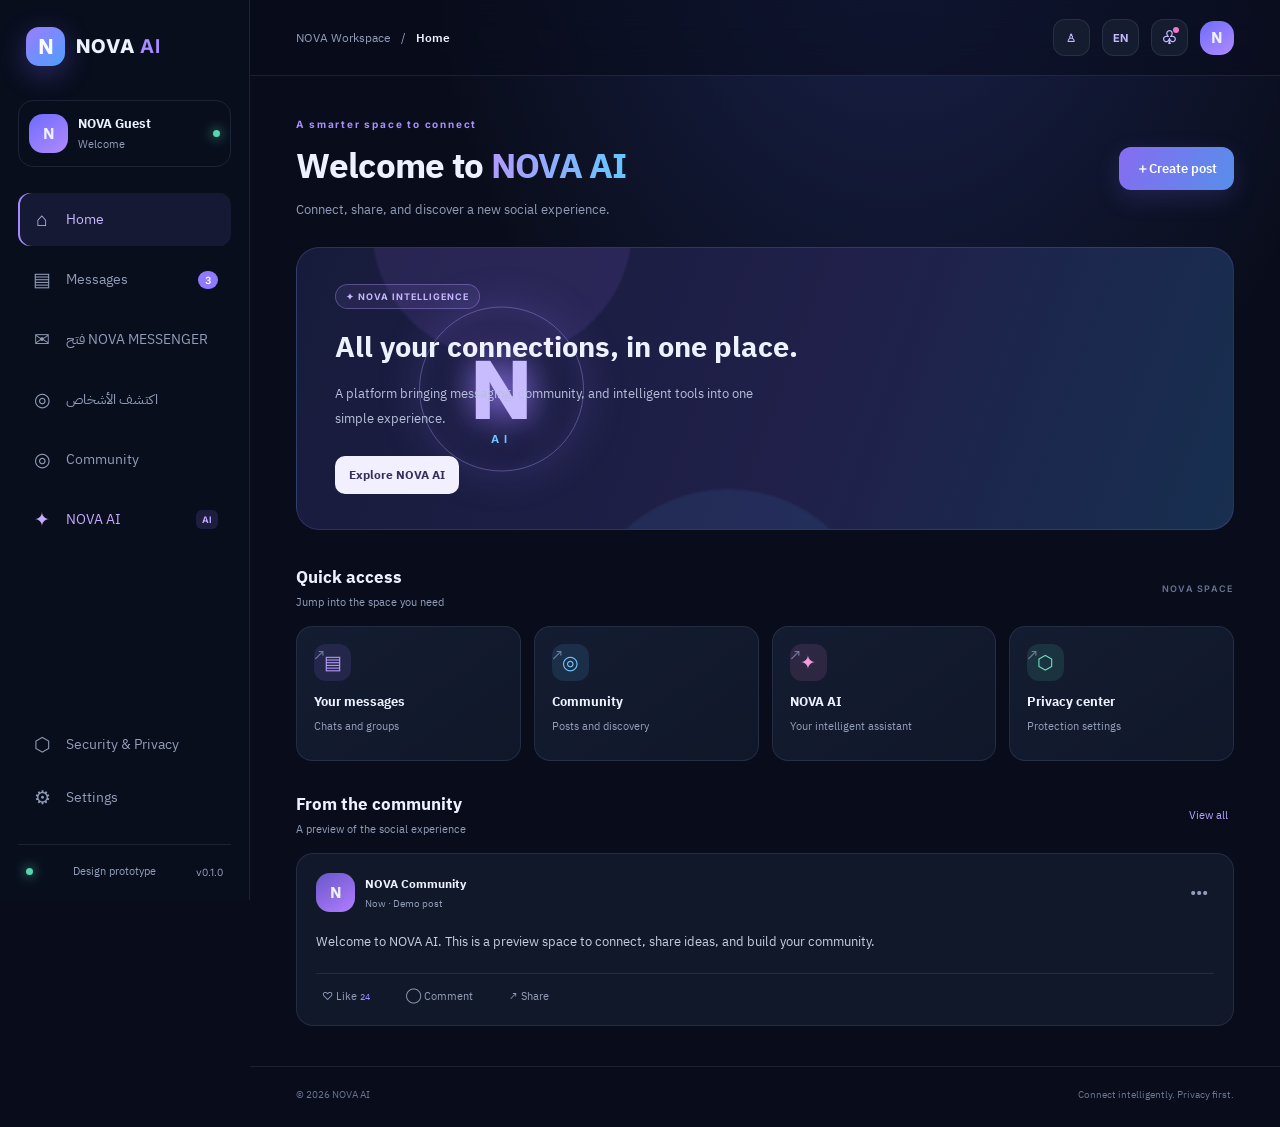
<file: index.html>
<!doctype html>
<html lang="ar" dir="rtl">
<head>
  <meta charset="utf-8">
  <meta name="viewport" content="width=device-width, initial-scale=1">
  <meta name="theme-color" content="#090d1b">
  <meta name="description" content="NOVA AI — منصة تواصل اجتماعي ومراسلة ذكية">
  <title>NOVA AI — Connect. Communicate. Create.</title>
  <link rel="manifest" href="manifest.webmanifest">
  <link rel="icon" href="assets/nova-mark.svg" type="image/svg+xml">
  <link rel="stylesheet" href="styles.css">
</head>
<body>
  <div class="app-shell">
    <aside class="sidebar">
      <a class="brand" href="#" aria-label="NOVA AI home">
        <span class="brand-mark">N</span><span class="brand-name">NOVA <b>AI</b></span>
      </a>
      <div class="profile-mini">
        <div class="avatar avatar-user">N</div>
        <div><strong data-i18n="guest">ضيف NOVA</strong><small data-i18n="welcome">مرحباً بك</small></div>
        <span class="online-dot"></span>
      </div>
      <nav class="main-nav" aria-label="Main navigation">
        <button class="nav-item active" data-view="home"><span>⌂</span><em data-i18n="home">الرئيسية</em></button>
        <button class="nav-item" data-view="messages"><span>▤</span><em data-i18n="messages">المحادثات</em><i class="nav-count">3</i></button>
        <a class="nav-item" href="messenger.html" style="text-decoration:none"><span>✉</span><em>فتح NOVA MESSENGER</em></a>
        <a class="nav-item" href="discover.html" style="text-decoration:none"><span>◎</span><em>اكتشف الأشخاص</em></a>
        <button class="nav-item" data-view="community"><span>◎</span><em data-i18n="community">المجتمع</em></button>
        <button class="nav-item ai-nav" data-view="ai"><span>✦</span><em>NOVA AI</em><b class="new-tag">AI</b></button>
      </nav>
      <div class="sidebar-bottom">
        <button class="nav-item" data-view="security"><span>⬡</span><em data-i18n="security">الأمان والخصوصية</em></button>
        <button class="nav-item" data-view="settings"><span>⚙</span><em data-i18n="settings">الإعدادات</em></button>
        <div class="sidebar-foot"><span class="status-dot"></span><span data-i18n="prototype">نسخة تصميم أولية</span><small>v0.1.0</small></div>
      </div>
    </aside>

    <main class="main-area">
      <header class="topbar">
        <div class="mobile-brand"><span class="brand-mark">N</span><b>NOVA AI</b></div>
        <div class="breadcrumbs"><span data-i18n="workspace">مساحة NOVA</span><span>/</span><strong id="page-title" data-i18n="home">الرئيسية</strong></div>
        <div class="top-actions"><a class="icon-btn" href="auth.html" title="Account" style="display:grid;place-items:center;text-decoration:none">♙</a>
          <button class="icon-btn" id="language-toggle" title="Change language">EN</button>
          <button class="icon-btn notification-btn" aria-label="Notifications">♧<i></i></button>
          <button class="avatar avatar-user top-avatar" aria-label="Profile">N</button>
        </div>
      </header>

      <section class="content" id="view-home">
        <div class="welcome-row">
          <div><p class="eyebrow" data-i18n="goodday">مساحة تواصل أكثر ذكاءً</p><h1><span data-i18n="welcomeTitle">مرحباً بك في</span> <span class="gradient-text">NOVA AI</span></h1><p class="muted" data-i18n="welcomeSub">تواصل، شارك، واكتشف تجربة اجتماعية جديدة.</p></div>
          <button class="primary-btn" data-action="new-post"><span>＋</span><span data-i18n="createPost">إنشاء منشور</span></button>
        </div>

        <div class="hero-card">
          <div class="hero-orb orb-one"></div><div class="hero-orb orb-two"></div>
          <div class="hero-copy"><span class="hero-chip">✦ NOVA INTELLIGENCE</span><h2 data-i18n="heroTitle">كل تواصلك، في مكان واحد.</h2><p data-i18n="heroText">منصة تجمع المحادثات والمجتمع والأدوات الذكية ضمن تجربة بسيطة.</p><button class="light-btn" data-view="ai" data-i18n="tryAI">اكتشف NOVA AI <span>←</span></button></div>
          <div class="hero-symbol"><div class="symbol-ring"></div><span>N</span><small>AI</small></div>
        </div>

        <div class="section-heading"><div><h2 data-i18n="quickAccess">وصول سريع</h2><p class="muted" data-i18n="quickSub">ابدأ من القسم الذي تحتاجه</p></div><span class="subtle-label">NOVA SPACE</span></div>
        <div class="quick-grid">
          <button class="quick-card" data-view="messages"><span class="quick-icon purple">▤</span><b data-i18n="chatCard">محادثاتك</b><small data-i18n="chatDesc">رسائل ومجموعات</small><span class="card-arrow">↗</span></button>
          <button class="quick-card" data-view="community"><span class="quick-icon blue">◎</span><b data-i18n="community">المجتمع</b><small data-i18n="communityDesc">منشورات واكتشاف</small><span class="card-arrow">↗</span></button>
          <button class="quick-card" data-view="ai"><span class="quick-icon pink">✦</span><b>NOVA AI</b><small data-i18n="aiDesc">مساعدك الذكي</small><span class="card-arrow">↗</span></button>
          <button class="quick-card" data-view="security"><span class="quick-icon green">⬡</span><b data-i18n="privacyCard">مركز الخصوصية</b><small data-i18n="privacyDesc">إعدادات الحماية</small><span class="card-arrow">↗</span></button>
        </div>

        <div class="section-heading"><div><h2 data-i18n="latest">من المجتمع</h2><p class="muted" data-i18n="latestSub">معاينة للمحتوى الاجتماعي</p></div><button class="text-btn" data-view="community" data-i18n="viewAll">عرض الكل</button></div>
        <article class="post-card">
          <div class="post-head"><div class="avatar avatar-purple">N</div><div><b>NOVA Community</b><small data-i18n="justNow">الآن · منشور تجريبي</small></div><button class="more-btn">•••</button></div>
          <p data-i18n="samplePost">مرحباً بك في NOVA AI. هذه مساحة تجريبية للتواصل ومشاركة الأفكار وبناء مجتمعك.</p>
          <div class="post-actions"><button class="like-btn">♡ <span data-i18n="like">إعجاب</span> <small>24</small></button><button>◯ <span data-i18n="comment">تعليق</span></button><button>↗ <span data-i18n="share">مشاركة</span></button></div>
        </article>
      </section>

      <section class="content hidden" id="view-messages">
        <div class="page-heading"><div><p class="eyebrow">NOVA MESSENGER</p><h1 data-i18n="messages">المحادثات</h1><p class="muted" data-i18n="messagesSub">مركز مراسلاتك واتصالاتك</p></div><a class="primary-btn" href="messenger.html" style="text-decoration:none">＋ <span>NOVA MESSENGER</span></a></div>
        <div class="panel message-panel"><div class="search-box"><span>⌕</span><input data-i18n-placeholder="searchChats" placeholder="ابحث في المحادثات..."></div>
          <div class="conversation"><div class="avatar avatar-blue">A</div><div class="conversation-info"><b>Ahmed</b><p data-i18n="demoMessage1">أهلاً، كيف حالك؟</p></div><div class="conversation-meta"><small>10:42</small><i class="unread">2</i></div></div>
          <div class="conversation"><div class="avatar avatar-pink">S</div><div class="conversation-info"><b>Sara</b><p data-i18n="demoMessage2">تم إرسال الصورة</p></div><div class="conversation-meta"><small>أمس</small></div></div>
          <div class="conversation"><div class="avatar avatar-green">N</div><div class="conversation-info"><b>NOVA Team</b><p data-i18n="demoMessage3">مرحباً بك في مساحة الفريق</p></div><div class="conversation-meta"><small>الأحد</small></div></div>
          <div class="demo-note" data-i18n="demoNotice">هذه بيانات توضيحية فقط؛ المراسلة الحقيقية ستُبنى في مرحلة الخدمات الخلفية.</div>
        </div>
      </section>

      <section class="content hidden" id="view-community">
        <div class="page-heading"><div><p class="eyebrow">NOVA COMMUNITY</p><h1 data-i18n="community">المجتمع</h1><p class="muted" data-i18n="communitySub">اكتشف الأشخاص والأفكار والمحتوى</p></div><button class="primary-btn" data-action="new-post">＋ <span data-i18n="createPost">إنشاء منشور</span></button></div>
        <div class="community-banner"><div><span class="hero-chip">YOUR SPACE</span><h2 data-i18n="communityBanner">مساحتك للتعبير والمشاركة</h2><p data-i18n="communityBannerSub">ستتم إضافة المنشورات والمجموعات والقصص في المرحلة الاجتماعية.</p></div><span class="community-art">◎</span></div>
        <article class="post-card"><div class="post-head"><div class="avatar avatar-purple">N</div><div><b>NOVA Community</b><small data-i18n="justNow">الآن · منشور تجريبي</small></div></div><p data-i18n="samplePost">مرحباً بك في NOVA AI. هذه مساحة تجريبية للتواصل ومشاركة الأفكار وبناء مجتمعك.</p><div class="post-actions"><button class="like-btn">♡ <span data-i18n="like">إعجاب</span> <small>24</small></button><button>◯ <span data-i18n="comment">تعليق</span></button><button>↗ <span data-i18n="share">مشاركة</span></button></div></article>
      </section>

      <section class="content hidden" id="view-ai">
        <div class="page-heading"><div><p class="eyebrow">YOUR INTELLIGENT SPACE</p><h1>NOVA <span class="gradient-text">AI</span></h1><p class="muted" data-i18n="aiSub">مساعدك الذكي داخل المنصة</p></div><span class="ai-status"><i></i><span data-i18n="concept">واجهة تجريبية</span></span></div>
        <div class="ai-panel"><div class="ai-glow">✦</div><h2 data-i18n="aiHello">كيف يمكنني مساعدتك اليوم؟</h2><p data-i18n="aiExplain">سيتم ربط المساعد بخدمة ذكاء اصطناعي في مرحلة التكامل، مع ضوابط واضحة لحماية الخصوصية.</p><div class="prompt-chips"><button data-prompt="help">✧ <span data-i18n="prompt1">ساعدني في كتابة منشور</span></button><button data-prompt="translate">文 <span data-i18n="prompt2">ترجمة نص</span></button><button data-prompt="ideas">✦ <span data-i18n="prompt3">اقترح أفكاراً</span></button></div><form class="ai-input" id="ai-form"><input id="ai-message" data-i18n-placeholder="askAI" placeholder="اكتب رسالتك إلى NOVA AI..." autocomplete="off"><button type="submit" aria-label="Send">↑</button></form><div id="ai-response" class="ai-response" aria-live="polite"></div></div>
      </section>

      <section class="content hidden" id="view-security">
        <div class="page-heading"><div><p class="eyebrow">NOVA PROTECT</p><h1 data-i18n="security">الأمان والخصوصية</h1><p class="muted" data-i18n="securitySub">التحكم في خصوصيتك يبدأ من هنا</p></div><span class="secure-badge">⬡ <span data-i18n="securityPlan">خطة الحماية</span></span></div>
        <div class="security-grid"><div class="security-card"><span class="quick-icon green">⌑</span><b data-i18n="e2ee">التشفير من طرف إلى طرف</b><p data-i18n="e2eeDesc">سيُفعّل للمحادثات الخاصة بعد دمج بروتوكول تشفير مدقق.</p><span class="planned" data-i18n="planned">مخطط للمرحلة الثالثة</span></div><div class="security-card"><span class="quick-icon purple">♙</span><b data-i18n="accountProtection">حماية الحساب</b><p data-i18n="accountDesc">التحقق متعدد العوامل وإدارة الأجهزة والجلسات.</p><span class="planned" data-i18n="planned">مخطط للتنفيذ</span></div><div class="security-card"><span class="quick-icon blue">▣</span><b data-i18n="hiddenChats">قفل وإخفاء المحادثات</b><p data-i18n="hiddenDesc">مساحة خاصة لا تُفتح إلا بعد التحقق.</p><span class="planned" data-i18n="planned">مخطط للتنفيذ</span></div><div class="security-card"><span class="quick-icon pink">◈</span><b data-i18n="backup">نسخ احتياطي مشفر</b><p data-i18n="backupDesc">استعادة آمنة بمفتاح يملكه المستخدم.</p><span class="planned" data-i18n="planned">مخطط للتنفيذ</span></div></div>
        <div class="notice"><b data-i18n="honestSecurity">شفافية أمنية</b><p data-i18n="honestSecurityText">هذه نسخة واجهات أولية وليست خدمة مراسلة آمنة بعد. لن ندّعي وجود تشفير أو حماية فعلية قبل تنفيذها واختبارها.</p></div>
      </section>

      <section class="content hidden" id="view-settings">
        <div class="page-heading"><div><p class="eyebrow">PREFERENCES</p><h1 data-i18n="settings">الإعدادات</h1><p class="muted" data-i18n="settingsSub">خصص تجربة NOVA AI</p></div></div>
        <div class="panel settings-panel"><div class="setting-row language-setting"><div><b data-i18n="language">لغة التطبيق</b><small data-i18n="languageDesc">اختر لغة الواجهة من قائمة اللغات المتاحة</small></div><select id="language-select" class="language-select" aria-label="App language"></select></div><div class="setting-row"><div><b data-i18n="appearance">المظهر</b><small data-i18n="appearanceDesc">واجهة داكنة مريحة</small></div><span class="setting-value" data-i18n="dark">داكن</span></div><div class="setting-row"><div><b data-i18n="about">حول NOVA AI</b><small data-i18n="aboutDesc">نسخة تأسيسية 0.1.0</small></div><span class="setting-value">v0.1.0</span></div></div>
      </section>
      <footer class="footer"><span>© 2026 NOVA AI</span><span data-i18n="footer">تواصل بذكاء. خصوصيتك أولاً.</span></footer>
    </main>
  </div>
  <div class="toast" id="toast" role="status"></div>
  <script src="api-config.js"></script><script src="app.js"></script>
<script>
if ("serviceWorker" in navigator) { window.addEventListener("load", () => navigator.serviceWorker.register("./sw.js").catch(()=>{})); }
</script></body>
</html>
</file>
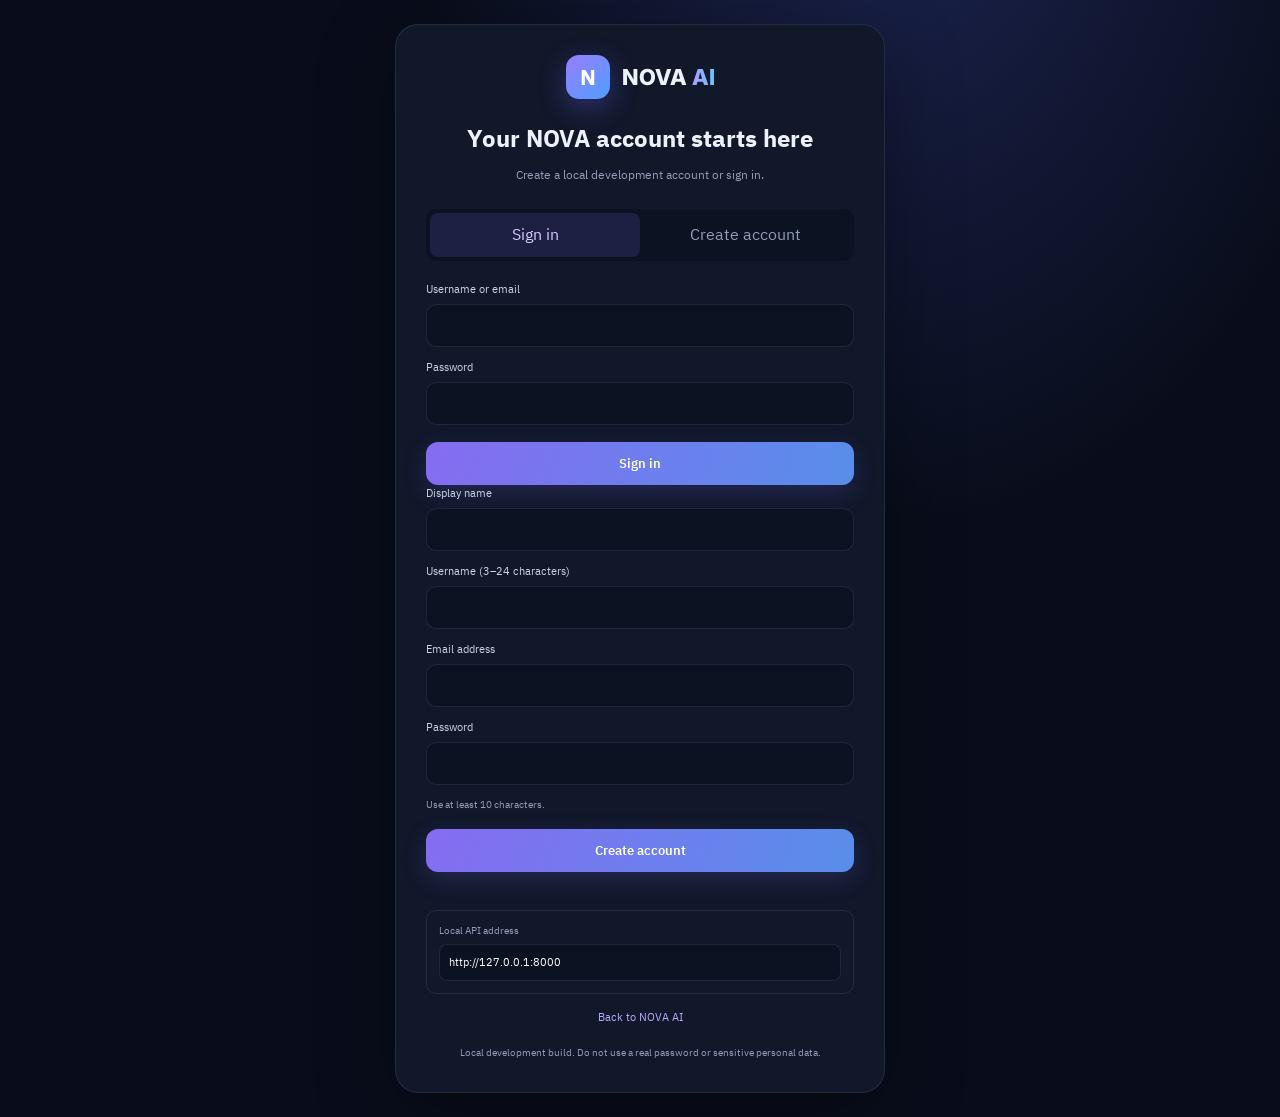
<file: auth.html>
<!doctype html>
<html lang="ar" dir="rtl">
<head>
<meta charset="utf-8"><meta name="viewport" content="width=device-width,initial-scale=1">
<meta name="theme-color" content="#090d1b"><title>NOVA AI — Account</title>
<link rel="icon" href="assets/nova-mark.svg"><link rel="stylesheet" href="styles.css">
<style>
.auth-wrap{min-height:100vh;display:grid;place-items:center;padding:24px}.auth-card{width:min(100%,490px);border:1px solid var(--line);background:#11182a;border-radius:23px;padding:30px;box-shadow:0 20px 80px #0005}.auth-brand{display:flex;align-items:center;justify-content:center;gap:12px;margin-bottom:22px}.auth-brand h1{font:800 22px Inter,sans-serif;margin:0}.auth-brand .brand-mark{width:44px;height:44px}.auth-card h2{text-align:center;margin:8px 0;font-size:24px}.auth-card>p{text-align:center;color:var(--muted);font-size:12px;line-height:1.8;margin:0 0 22px}.auth-tabs{display:grid;grid-template-columns:1fr 1fr;background:#0b1222;border-radius:11px;padding:4px;margin-bottom:20px}.auth-tabs button{border:0;background:transparent;color:var(--muted);padding:10px;border-radius:8px}.auth-tabs button.active{background:#8d78ff25;color:#d5caff}.auth-form{display:grid;gap:12px}.auth-form label{font-size:11px;color:#cbd3e8}.auth-form input{display:block;width:100%;margin-top:6px;background:#0b1222;border:1px solid var(--line);border-radius:10px;padding:12px;color:white;outline:none}.auth-form input:focus{border-color:#9b7cff}.auth-submit{width:100%;margin-top:5px}.auth-message{min-height:22px;font-size:11px;color:#f1ca8b;line-height:1.6}.auth-message.ok{color:#70e6c2}.auth-foot{text-align:center;color:var(--muted);font-size:10px;margin-top:18px;line-height:1.8}.auth-back{display:block;text-align:center;color:#bca9ff;font-size:11px;text-decoration:none;margin-top:15px}.auth-user{display:none;text-align:center}.auth-user .avatar{margin:0 auto 12px;width:58px;height:58px}.api-config{margin-top:16px;padding:12px;border:1px solid var(--line);border-radius:10px}.api-config label{display:block;color:var(--muted);font-size:10px}.api-config input{width:100%;margin-top:6px;background:#0b1222;border:1px solid var(--line);padding:9px;border-radius:8px;color:white;font-size:11px}
</style>
</head>
<body>
<div class="auth-wrap"><main class="auth-card">
<div class="auth-brand"><span class="brand-mark">N</span><h1>NOVA <span class="gradient-text">AI</span></h1></div>
<h2 data-t="title">حسابك في NOVA يبدأ هنا</h2><p data-t="subtitle">أنشئ حساباً تجريبياً محلياً أو سجّل الدخول إلى حسابك.</p>
<div id="auth-area">
<div class="auth-tabs"><button id="tab-login" class="active" type="button" data-t="login">تسجيل الدخول</button><button id="tab-register" type="button" data-t="register">إنشاء حساب</button></div>
<form id="login-form" class="auth-form">
<label><span data-t="identity">اسم المستخدم أو البريد الإلكتروني</span><input name="identity" required autocomplete="username"></label>
<label><span data-t="password">كلمة المرور</span><input name="password" type="password" required autocomplete="current-password"></label>
<button class="primary-btn auth-submit" type="submit" data-t="login">تسجيل الدخول</button>
</form>
<form id="register-form" class="auth-form" hidden>
<label><span data-t="display">الاسم الظاهر</span><input name="displayName" required maxlength="60" autocomplete="name"></label>
<label><span data-t="username">اسم المستخدم (3–24 حرفاً)</span><input name="username" required minlength="3" maxlength="24" pattern="[A-Za-z0-9_]+" autocomplete="username"></label>
<label><span data-t="email">البريد الإلكتروني</span><input name="email" type="email" required autocomplete="email"></label>
<label><span data-t="password">كلمة المرور</span><input name="password" type="password" required minlength="10" maxlength="128" autocomplete="new-password"></label>
<small style="color:var(--muted);font-size:10px" data-t="passwordHint">استخدم 10 أحرف على الأقل.</small>
<button class="primary-btn auth-submit" type="submit" data-t="create">إنشاء الحساب</button>
</form>
<div class="auth-message" id="auth-message" role="status"></div>
<div class="api-config"><label><span data-t="apiUrl">عنوان الخادم المحلي</span><input id="api-url" value="http://127.0.0.1:8000" spellcheck="false"></label></div>
</div>
<div id="signed-in" class="auth-user">
<div class="avatar avatar-user">N</div><h2 data-t="signedIn">تم تسجيل الدخول</h2><p id="user-summary"></p><button id="logout" class="primary-btn" data-t="logout">تسجيل الخروج</button>
</div>
<a class="auth-back" href="index.html" data-t="back">العودة إلى NOVA AI</a>
<div class="auth-foot" data-t="disclaimer">نسخة تطوير محلية. لا تستخدم كلمة مرور حقيقية أو بيانات شخصية حساسة.</div>
</main></div>
<script src="auth.js"></script>
</body></html>
</file>
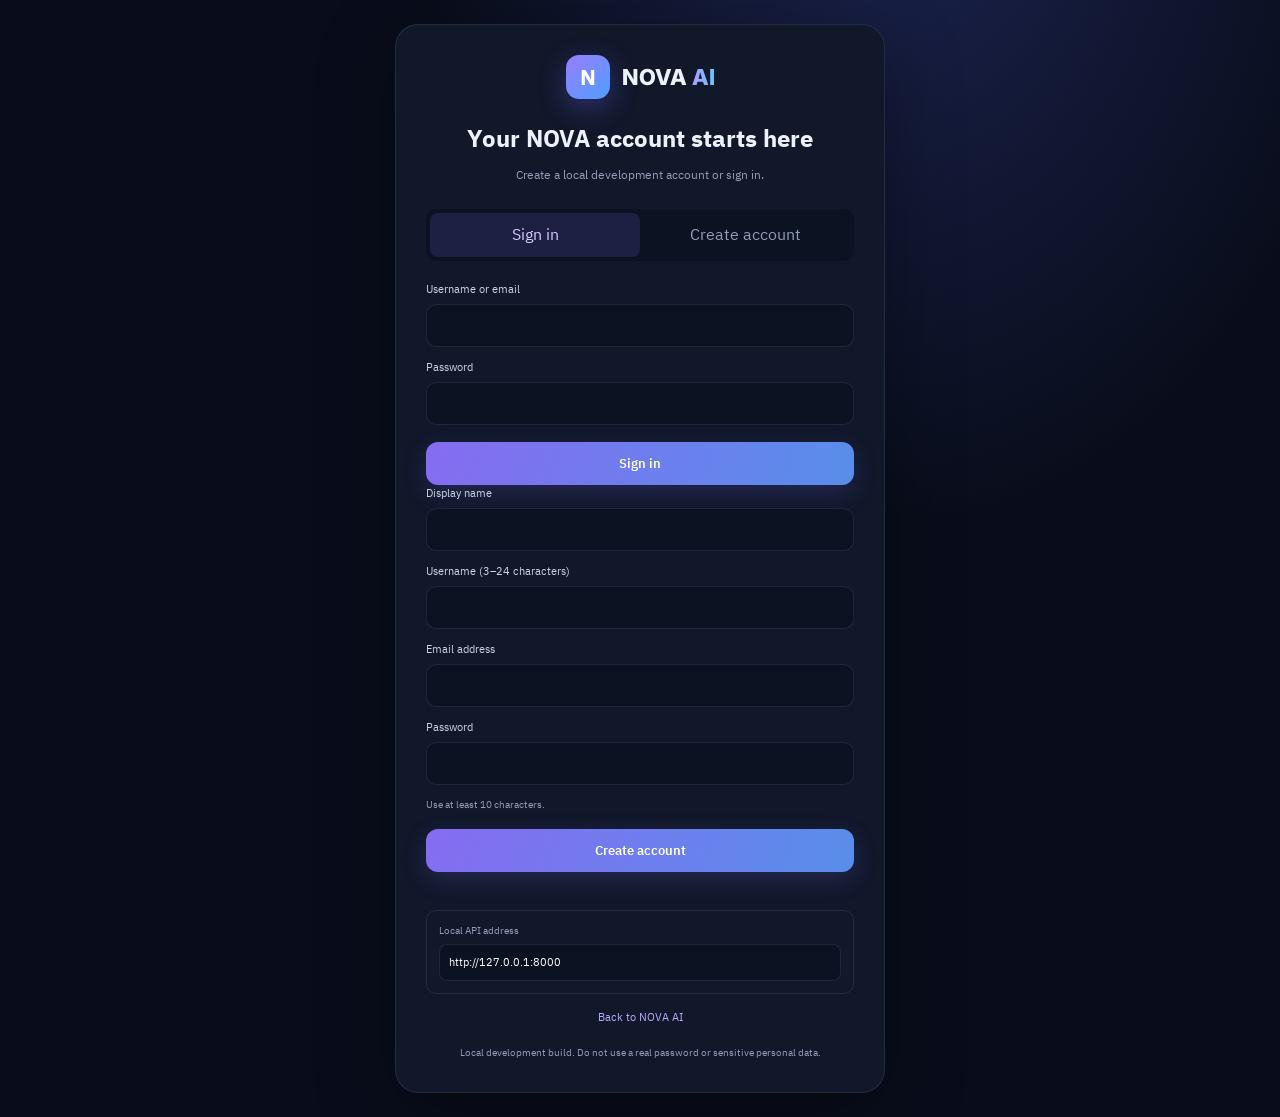
<file: blocks.html>
<!doctype html><html lang="ar" dir="rtl"><head><meta charset="utf-8"><meta name="viewport" content="width=device-width,initial-scale=1"><meta name="theme-color" content="#11111b"><title>NOVA AI | الحسابات المحظورة</title><link rel="stylesheet" href="styles.css"></head><body><main class="container" style="max-width:760px;margin:24px auto;padding:18px"><header style="display:flex;justify-content:space-between;gap:12px;align-items:center;flex-wrap:wrap"><a href="messenger.html">← العودة للمراسلة</a><h1>الحسابات المحظورة</h1></header><p style="opacity:.7">يمكنك إدارة قائمة الحظر وإلغاء الحظر عند الحاجة.</p><section style="padding:18px;border:1px solid #7775;border-radius:16px;margin-top:18px"><div id="status" role="status">جارٍ تحميل القائمة…</div><div id="list"></div></section></main><script src="api-config.js"></script><script src="blocks.js"></script></body></html>
</file>
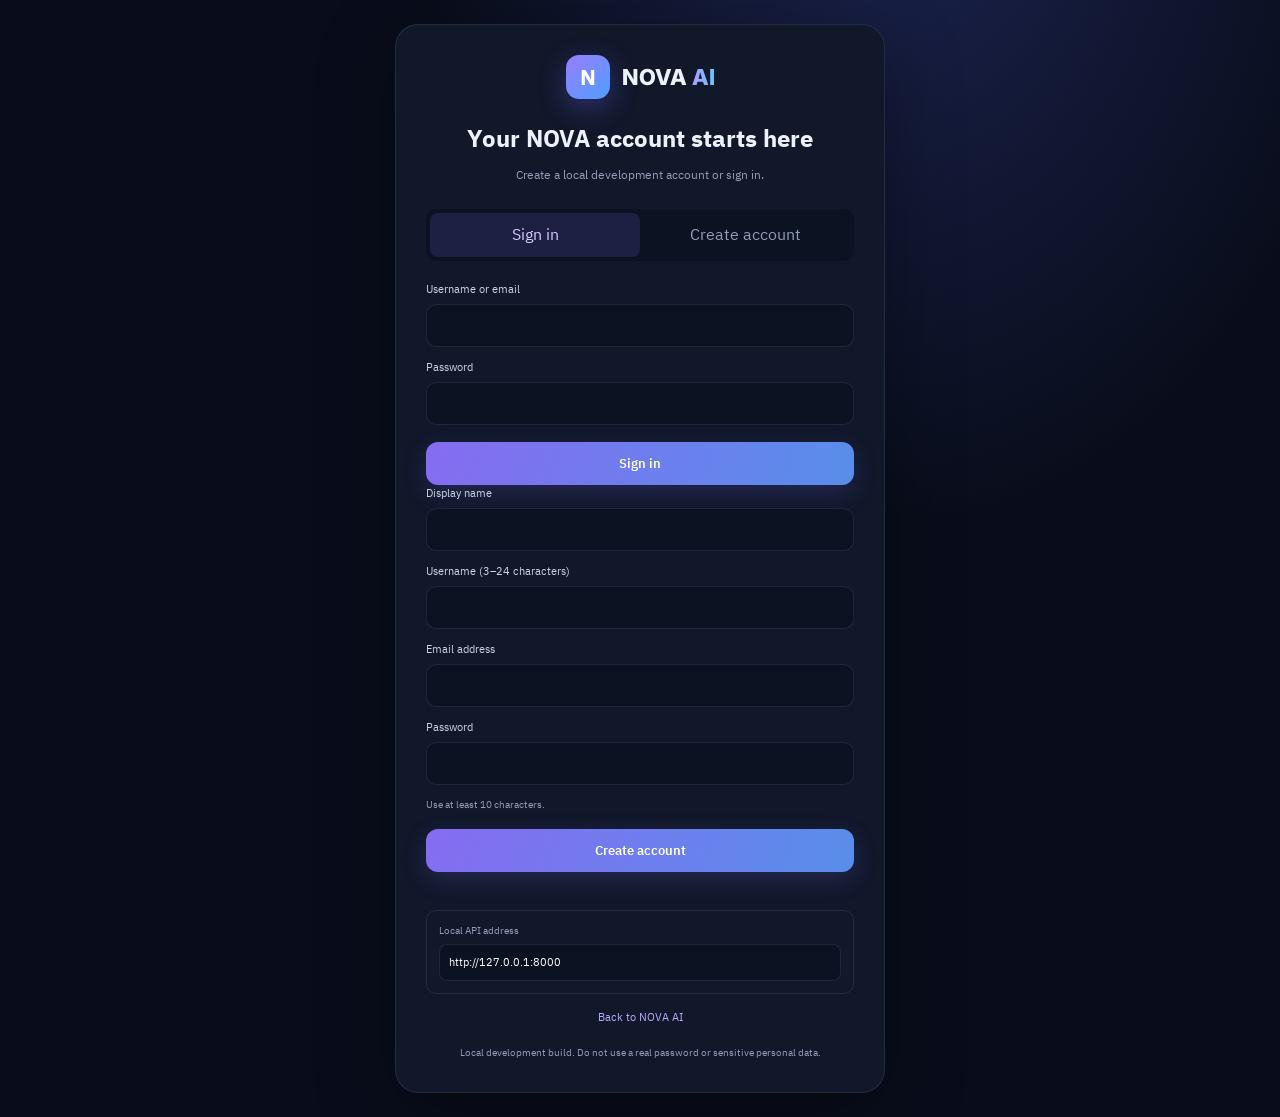
<file: discover.html>
<!doctype html><html lang="ar" dir="rtl"><head><meta charset="utf-8"><meta name="viewport" content="width=device-width,initial-scale=1"><meta name="theme-color" content="#11111b"><title>NOVA · اكتشف</title><link rel="stylesheet" href="styles.css"><link rel="stylesheet" href="messenger.css"><link rel="stylesheet" href="discover.css"></head><body class="messenger-page"><main class="discover-shell"><header class="messenger-top"><a href="index.html" class="back-link">← NOVA AI</a><div><b>اكتشف مجتمع NOVA</b><small>ابحث عن حسابات وابدأ محادثة</small></div><a href="messenger.html" class="back-link">المراسلات</a></header><section class="discover-grid"><article class="discover-card"><h2>البحث عن أشخاص</h2><form id="search-form"><input id="query" minlength="2" placeholder="اسم المستخدم أو الاسم الظاهر"><button class="primary-btn">بحث</button></form><div id="results" class="user-results"><p class="hint">اكتب حرفين على الأقل للبحث.</p></div></article><article class="discover-card"><h2>ملفي الشخصي</h2><form id="profile-form"><label>الاسم الظاهر</label><input id="display-name" maxlength="60" required><label>نبذة قصيرة</label><textarea id="bio" maxlength="160" rows="4" placeholder="اكتب نبذة عنك (160 حرفاً)"></textarea><button class="primary-btn">حفظ التعديلات</button></form><p class="hint">لا تضع رقم هاتفك أو عنوانك أو معلومات خاصة في النبذة.</p></article>
<article class="discover-card blocked-card"><h2>الحسابات المحظورة</h2><div id="blocked-list" class="user-results"><p class="hint">جارٍ تحميل القائمة...</p></div></article></section><p id="notice" role="status"></p></main><script src="api-config.js"></script><script src="discover.js"></script></body></html>
</file>
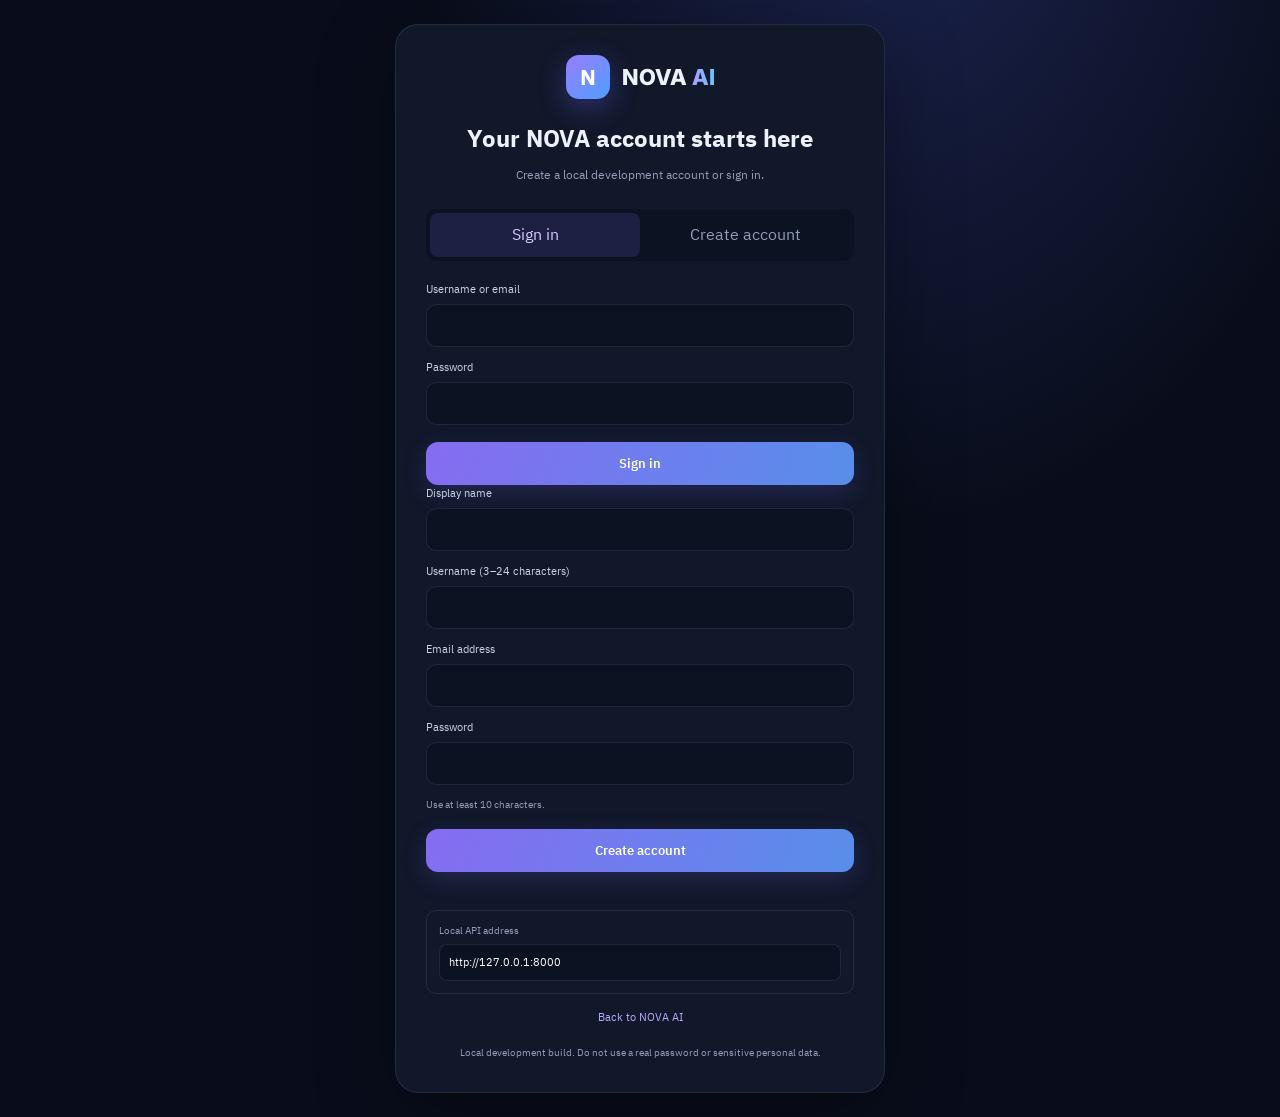
<file: messenger.html>
<!doctype html>
<html lang="ar" dir="rtl"><head><meta charset="utf-8"><meta name="viewport" content="width=device-width,initial-scale=1"><meta name="theme-color" content="#11111b"><title>NOVA MESSENGER</title><link rel="stylesheet" href="styles.css"><link rel="stylesheet" href="messenger.css"></head>
<body class="messenger-page"><main class="messenger-shell">
<header class="messenger-top"><a href="index.html" class="back-link">← NOVA AI</a><div><b>NOVA MESSENGER</b><small>مراسلة تجريبية مباشرة بالتحديث الدوري</small></div><a href="profile.html" class="back-link">الملف الشخصي</a><a href="sessions.html" class="back-link">إدارة الجلسات</a><a href="blocks.html" class="back-link">الحظر</a><button id="signout" class="ghost-btn">تسجيل الخروج</button></header>
<section class="messenger-layout">
<aside class="people-panel"><h2>بدء محادثة</h2><form id="peer-form"><label for="peer">اسم المستخدم للطرف الآخر</label><input id="peer" required minlength="3" maxlength="24" pattern="[A-Za-z0-9_]+" placeholder="مثال: sara_22"><button class="primary-btn" type="submit">فتح المحادثة</button></form><p class="hint">يجب أن يكون الطرف الآخر قد أنشأ حساباً على نفس الخادم.</p><h3>محادثاتك</h3><div id="conversation-list" class="conversation-list"><p class="hint">لا توجد محادثات بعد.</p></div></aside>
<section class="chat-panel"><div id="chat-heading" class="chat-heading"><div class="avatar">N</div><div class="chat-peer"><b>اختر محادثة</b><small>ابدأ بإدخال اسم مستخدم</small></div><div class="chat-safety"><button id="block-peer" class="ghost-btn" disabled>حظر</button><button id="report-peer" class="ghost-btn" disabled>إبلاغ</button></div></div><div id="messages" class="messages-area"><div class="empty-state">مرحباً بك في NOVA MESSENGER</div></div>
<form id="send-form" class="send-form"><input id="message-input" maxlength="4000" placeholder="اكتب رسالتك..." autocomplete="off" disabled><button class="primary-btn" disabled id="send-button">إرسال</button></form>
<form id="file-form" class="file-form"><label for="file-input">إرفاق صورة أو PDF أو TXT (حد أقصى 4MB)</label><input id="file-input" type="file" accept="image/jpeg,image/png,image/webp,application/pdf,text/plain" disabled><button id="file-button" class="ghost-btn" disabled>إرسال الملف</button></form></section>
</section><p class="security-note">تنبيه: هذه نسخة تطوير محلية. الرسائل محفوظة كنص في قاعدة البيانات وليست مشفّرة من طرف إلى طرف (E2EE). لا ترسل معلومات خاصة أو حساسة.</p><div id="notice" role="status"></div>
</main><script src="api-config.js"></script><script src="messenger.js"></script></body></html>
</file>
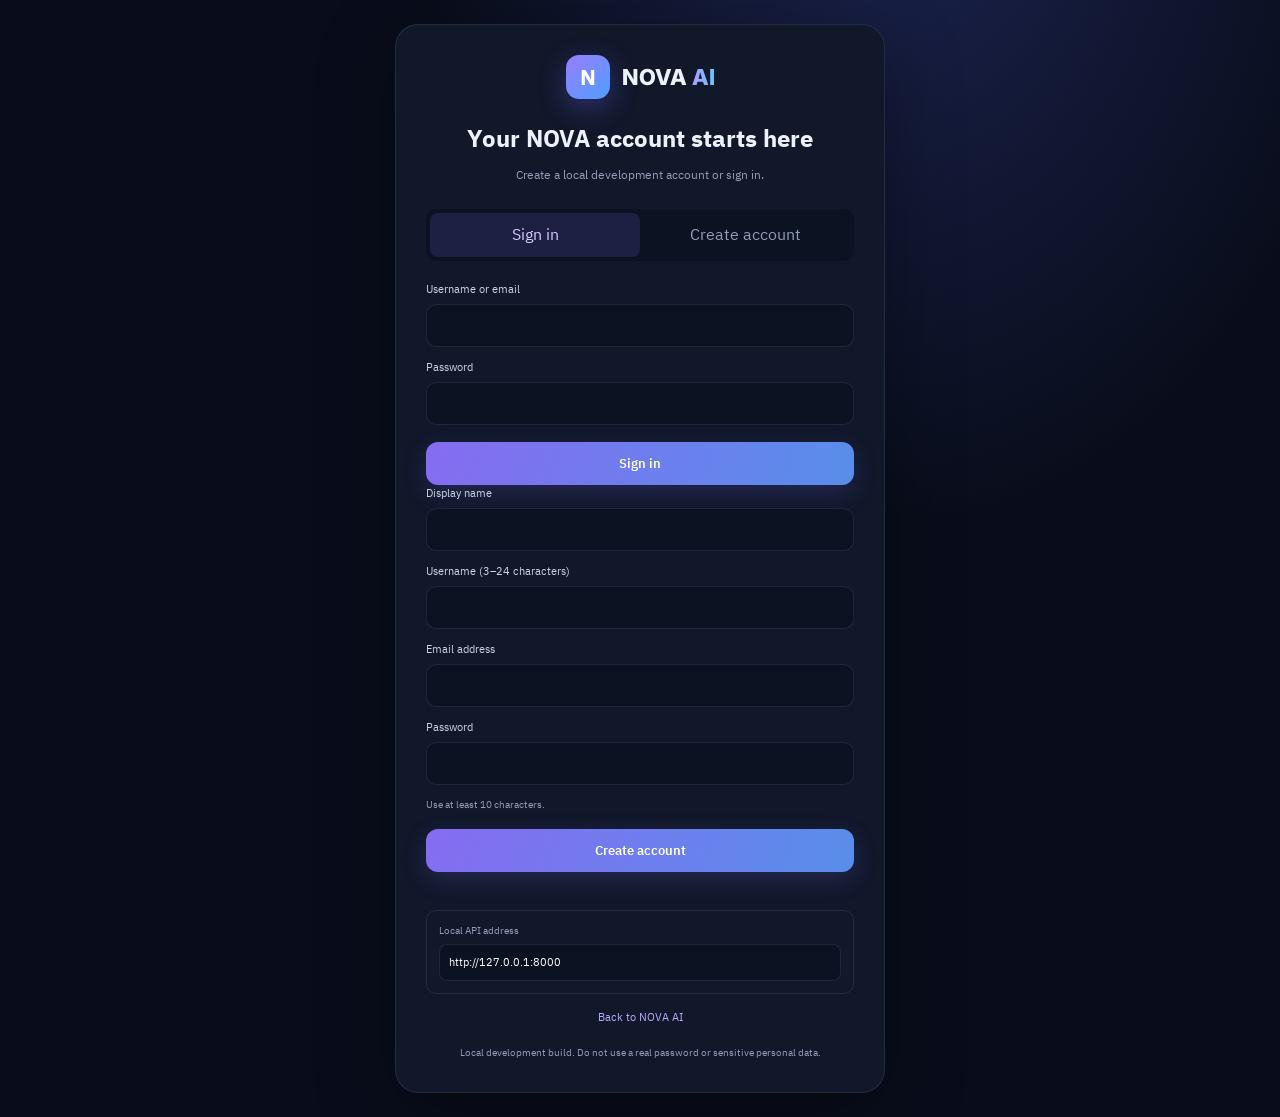
<file: notifications.html>
<!doctype html><html lang="ar" dir="rtl"><head><meta charset="utf-8"><meta name="viewport" content="width=device-width,initial-scale=1"><title>NOVA AI | الإشعارات</title><link rel="stylesheet" href="styles.css"><style>body{padding:20px}.notif-shell{max-width:850px;margin:auto}.notif-item{padding:16px;border:1px solid #39384b;border-radius:14px;margin:12px 0;background:#171724}.notif-item.unread{border-color:#8c76ff}.notif-item button{margin-top:10px}.notif-meta{font-size:12px;color:#a9a8bd;margin-top:8px}.notif-preview{overflow-wrap:anywhere}</style></head><body><main class="notif-shell"><header><a href="index.html">← NOVA AI</a><h1>الإشعارات</h1><p id="summary">جارٍ التحميل...</p></header><section id="list"></section><p id="notice" role="status"></p></main><script src="api-config.js"></script><script src="notifications.js"></script></body></html>
</file>
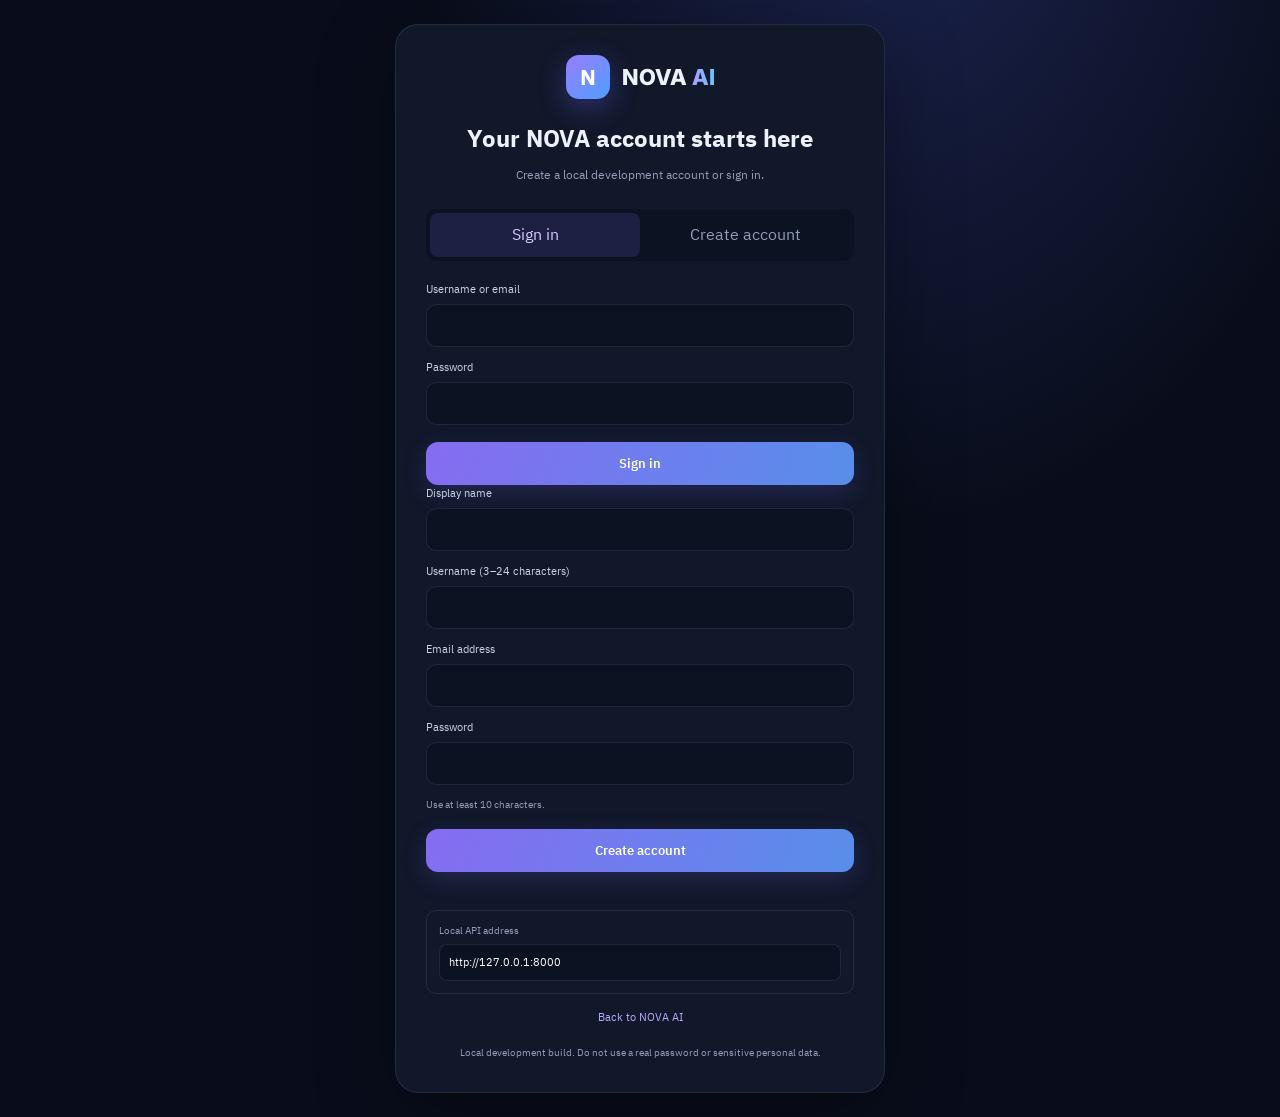
<file: profile.html>
<!doctype html><html lang="ar" dir="rtl"><head><meta charset="utf-8"><meta name="viewport" content="width=device-width,initial-scale=1"><meta name="theme-color" content="#11111b"><title>NOVA AI | الملف الشخصي</title><link rel="stylesheet" href="styles.css"></head><body><main class="container" style="max-width:760px;margin:28px auto;padding:20px"><header style="display:flex;justify-content:space-between;gap:12px;align-items:center;flex-wrap:wrap"><a href="messenger.html">← العودة للمراسلة</a><h1>الملف الشخصي والإعدادات</h1></header><section style="padding:20px;border:1px solid #7775;border-radius:16px;margin-top:18px"><h2>بيانات الحساب</h2><p id="account" style="opacity:.75">جارٍ تحميل الحساب…</p><form id="profile-form"><label for="display">اسم العرض</label><input id="display" maxlength="60" required><label for="bio">نبذة عنك (160 حرفاً)</label><textarea id="bio" rows="4" maxlength="160"></textarea><p id="bio-count" style="opacity:.7">0/160</p><button class="primary-btn" type="submit">حفظ التغييرات</button></form><p id="status" role="status"></p></section><section style="padding:20px;border:1px solid #7775;border-radius:16px;margin-top:18px"><h2>إعدادات عامة</h2><label style="display:flex;gap:10px;align-items:center"><input id="compact" type="checkbox"> تقليل كثافة واجهة المراسلة (على هذا الجهاز)</label><p style="opacity:.7">هذه الإعدادات محفوظة محلياً على هذا الجهاز.</p></section><section style="padding:20px;border:1px solid #7775;border-radius:16px;margin-top:18px"><h2>الخصوصية والحساب</h2><a href="sessions.html">إدارة جلسات تسجيل الدخول</a><p><a href="blocks.html">إدارة الحسابات المحظورة</a></p><p style="opacity:.7">لا تشارك كلمات المرور أو معلومات شخصية حساسة في نبذتك.</p></section></main><script src="api-config.js"></script><script src="profile.js"></script></body></html>
</file>
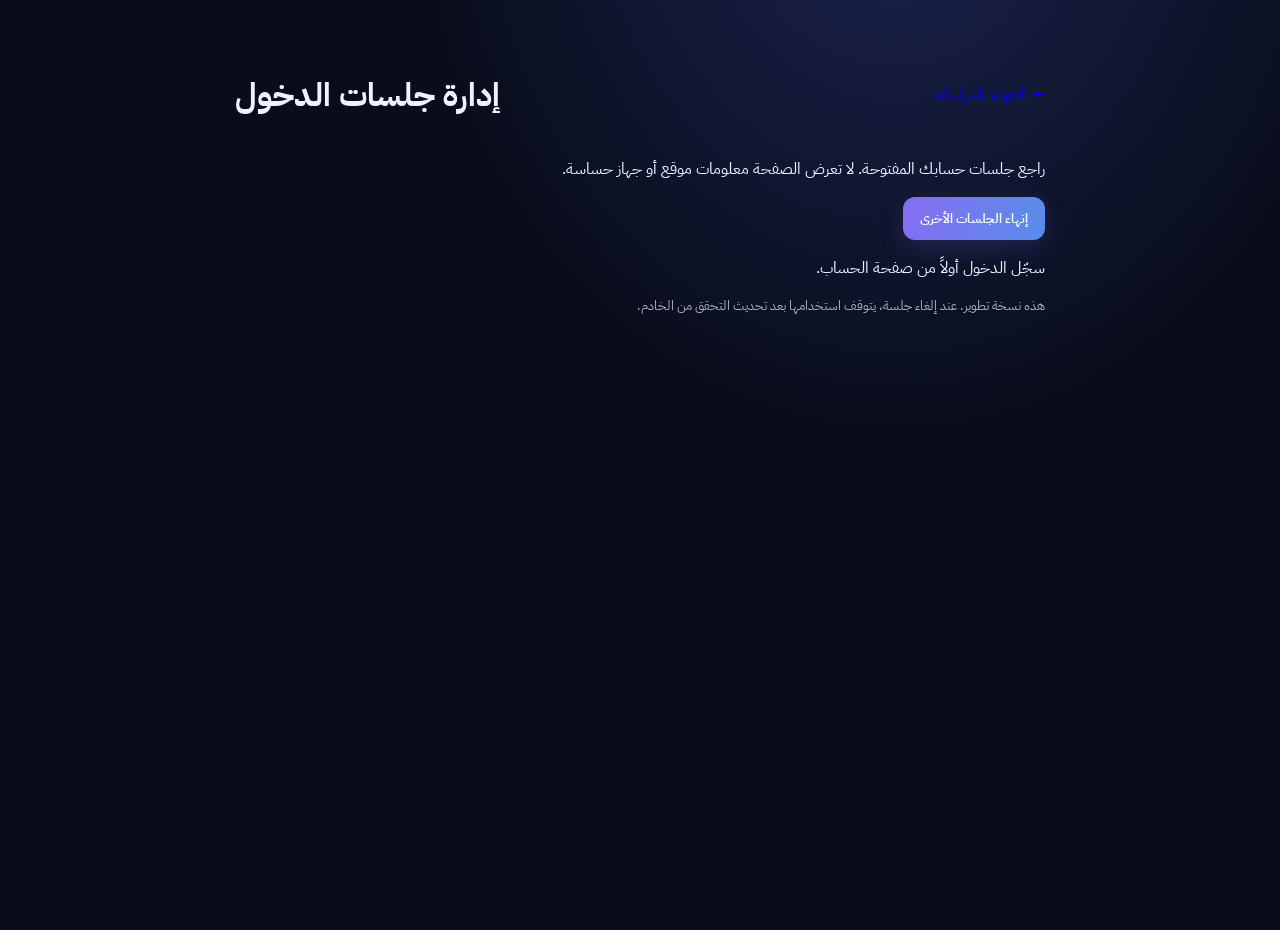
<file: sessions.html>
<!doctype html><html lang="ar" dir="rtl"><head><meta charset="utf-8"><meta name="viewport" content="width=device-width,initial-scale=1"><meta name="theme-color" content="#11111b"><title>NOVA AI | الجلسات</title><link rel="stylesheet" href="styles.css"></head><body><main class="container" style="max-width:850px;margin:30px auto;padding:20px"><header style="display:flex;gap:12px;align-items:center;justify-content:space-between;flex-wrap:wrap"><a href="messenger.html">← العودة للمراسلة</a><h1>إدارة جلسات الدخول</h1></header><p>راجع جلسات حسابك المفتوحة. لا تعرض الصفحة معلومات موقع أو جهاز حساسة.</p><button id="revoke-all" class="primary-btn">إنهاء الجلسات الأخرى</button><p id="status" role="status"></p><div id="list"></div><p style="opacity:.7;font-size:13px">هذه نسخة تطوير. عند إلغاء جلسة، يتوقف استخدامها بعد تحديث التحقق من الخادم.</p></main><script src="api-config.js"></script><script src="sessions.js"></script></body></html>
</file>
<file: styles.css>
@import url('https://fonts.googleapis.com/css2?family=IBM+Plex+Sans+Arabic:wght@400;500;600;700&family=Inter:wght@400;500;600;700;800&display=swap');
:root{--bg:#090d1b;--panel:#11182b;--panel2:#151e34;--line:rgba(166,184,230,.12);--text:#eef2ff;--muted:#929db8;--purple:#9b7cff;--blue:#55b8ff;--pink:#e879c7;--green:#54d6b0;--radius:18px}
*{box-sizing:border-box}body{margin:0;background:radial-gradient(ellipse at 70% -15%,#1b2450 0,transparent 38%),var(--bg);color:var(--text);font-family:"IBM Plex Sans Arabic",Inter,sans-serif;min-height:100vh}button,input{font:inherit}button{cursor:pointer;color:inherit}.app-shell{min-height:100vh;display:flex}.sidebar{width:250px;flex-shrink:0;border-left:1px solid var(--line);background:rgba(10,15,30,.88);padding:27px 18px 20px;display:flex;flex-direction:column;position:sticky;top:0;height:100vh}.brand{display:flex;align-items:center;gap:11px;text-decoration:none;color:var(--text);padding:0 8px 34px}.brand-mark,.mobile-brand .brand-mark{width:39px;height:39px;border-radius:13px;background:linear-gradient(140deg,#9b7cff,#4e9fff);display:grid;place-items:center;font-weight:800;font-size:22px;color:white;box-shadow:0 8px 28px #7864ff55}.brand-name{font:800 19px Inter,sans-serif;letter-spacing:1.2px}.brand-name b{color:#a68aff}.profile-mini{display:flex;align-items:center;gap:10px;padding:13px 10px;border:1px solid var(--line);border-radius:15px;margin-bottom:26px}.profile-mini strong,.profile-mini small{display:block}.profile-mini strong{font-size:13px}.profile-mini small{font-size:11px;color:var(--muted);margin-top:3px}.online-dot,.status-dot{width:7px;height:7px;border-radius:50%;background:var(--green);margin-right:auto;box-shadow:0 0 12px #54d6b0}.avatar{width:39px;height:39px;border-radius:14px;display:grid;place-items:center;font-weight:700;flex-shrink:0}.avatar-user{background:linear-gradient(145deg,#6e6cff,#b18aff)}.avatar-purple{background:linear-gradient(145deg,#6757c9,#b37dff)}.avatar-blue{background:linear-gradient(145deg,#247bb9,#65c6ff)}.avatar-pink{background:linear-gradient(145deg,#b64e9b,#ff9bd8)}.avatar-green{background:linear-gradient(145deg,#218b7a,#70e2bd)}.main-nav{display:grid;gap:7px}.nav-item{border:0;background:transparent;border-radius:12px;display:flex;align-items:center;gap:13px;padding:12px 13px;color:var(--muted);text-align:right;width:100%;font-size:14px}.nav-item>span{font-size:19px;width:22px;text-align:center}.nav-item em{font-style:normal;flex:1}.nav-item.active,.nav-item:hover{background:#8d78ff19;color:#c8baff}.nav-item.active{box-shadow:inset -2px 0 #a68aff}.nav-count{font:600 10px Inter;background:#8e79ff;color:#fff;border-radius:20px;padding:3px 7px}.ai-nav{color:#c7a9ff}.new-tag{font:700 9px Inter;background:#9b7cff26;color:#bca7ff;padding:4px 6px;border-radius:6px}.sidebar-bottom{margin-top:auto}.sidebar-foot{border-top:1px solid var(--line);margin-top:20px;padding:18px 8px 0;display:flex;align-items:center;gap:8px;color:var(--muted);font-size:11px}.sidebar-foot small{margin-right:auto;font:10px Inter}.main-area{flex:1;min-width:0}.topbar{height:76px;border-bottom:1px solid var(--line);display:flex;align-items:center;justify-content:space-between;padding:0 4.5%;background:#090d1b88;backdrop-filter:blur(16px);position:sticky;top:0;z-index:5}.breadcrumbs{display:flex;gap:10px;align-items:center;color:var(--muted);font-size:12px}.breadcrumbs strong{color:var(--text);font-weight:600}.top-actions{display:flex;align-items:center;gap:12px}.icon-btn{width:37px;height:37px;border:1px solid var(--line);border-radius:12px;background:#151c30;color:#c4b8ff;font:700 11px Inter;position:relative}.notification-btn{font-size:18px}.notification-btn i{position:absolute;width:6px;height:6px;background:#ed77c8;border-radius:50%;top:7px;right:8px}.top-avatar{width:34px;height:34px;border:0}.mobile-brand{display:none}.content{max-width:1180px;margin:0 auto;padding:42px 4.5% 25px}.hidden{display:none!important}.welcome-row,.page-heading{display:flex;align-items:center;justify-content:space-between;gap:20px;margin-bottom:28px}.eyebrow{font:700 10px Inter,sans-serif;letter-spacing:1.8px;color:#a88eff;margin:0 0 10px}.welcome-row h1,.page-heading h1{font-size:clamp(25px,3vw,35px);margin:0 0 7px;letter-spacing:-.7px}.muted{color:var(--muted);font-size:13px;margin:0}.gradient-text{background:linear-gradient(90deg,#b19aff,#64c6ff);background-clip:text;color:transparent}.primary-btn{border:0;border-radius:12px;padding:12px 17px;background:linear-gradient(110deg,#866cf1,#588eea);color:white;font-size:13px;font-weight:600;box-shadow:0 8px 25px #7462e733;white-space:nowrap}.primary-btn:hover{filter:brightness(1.1);transform:translateY(-1px)}.hero-card{min-height:255px;border:1px solid #9d8aff2e;border-radius:23px;overflow:hidden;position:relative;background:linear-gradient(110deg,#171b3b,#20204a 55%,#172f50);padding:35px 38px;display:flex;align-items:center;margin-bottom:35px}.hero-copy{position:relative;z-index:2;max-width:490px}.hero-chip{display:inline-flex;border:1px solid #b7a2ff55;background:#a48bff18;color:#c6b7ff;border-radius:30px;padding:6px 10px;font:700 9px Inter;letter-spacing:1px}.hero-copy h2{font-size:29px;margin:17px 0 8px}.hero-copy p{color:#b7c0db;font-size:13px;line-height:1.9;max-width:420px}.light-btn{background:#f2efff;color:#34305a;border:0;border-radius:10px;padding:10px 14px;font-size:12px;font-weight:700;margin-top:12px}.hero-symbol{position:absolute;left:13%;top:50%;transform:translateY(-50%);width:165px;height:165px;border-radius:50%;display:grid;place-items:center;font:800 80px Inter;color:#c8bcff;text-shadow:0 0 35px #9b7cff}.hero-symbol small{position:absolute;font:700 11px Inter;bottom:26px;letter-spacing:5px;color:#6ac8ff}.symbol-ring{position:absolute;inset:0;border:1px solid #b3a1ff66;border-radius:50%;box-shadow:0 0 45px #8d78ff30,inset 0 0 35px #8d78ff20}.hero-orb{position:absolute;border-radius:50%;filter:blur(1px)}.orb-one{width:260px;height:260px;left:8%;top:-150px;background:#a07aff1c}.orb-two{width:300px;height:300px;left:30%;bottom:-260px;background:#55b8ff16}.section-heading{display:flex;align-items:center;justify-content:space-between;margin:31px 0 15px}.section-heading h2{font-size:17px;margin:0 0 4px}.section-heading .muted{font-size:11px}.subtle-label{font:600 9px Inter;letter-spacing:1.3px;color:#687491}.quick-grid{display:grid;grid-template-columns:repeat(4,1fr);gap:13px}.quick-card{position:relative;text-align:right;border:1px solid var(--line);border-radius:16px;background:linear-gradient(145deg,#141c31,#101729);padding:17px;min-height:135px;display:flex;flex-direction:column;align-items:flex-start;gap:7px;transition:.2s}.quick-card:hover{border-color:#9c88ff77;transform:translateY(-3px)}.quick-icon{width:37px;height:37px;border-radius:12px;display:grid;place-items:center;font-size:19px;margin-bottom:4px}.purple{background:#9b7cff20;color:#b6a0ff}.blue{background:#55b8ff20;color:#72c9ff}.pink{background:#e879c720;color:#f39bdd}.green{background:#54d6b020;color:#70e6c2}.quick-card b{font-size:13px}.quick-card small{font-size:11px;color:var(--muted)}.card-arrow{position:absolute;left:16px;top:17px;color:#71809f}.post-card,.panel{border:1px solid var(--line);background:#11182a;border-radius:17px;padding:19px}.post-head{display:flex;align-items:center;gap:10px}.post-head b,.post-head small{display:block}.post-head b{font-size:12px}.post-head small{font-size:10px;color:var(--muted);margin-top:3px}.more-btn{margin-right:auto;background:transparent;border:0;color:var(--muted)}.post-card>p{font-size:13px;line-height:1.9;color:#c7cee1;margin:18px 0}.post-actions{border-top:1px solid var(--line);padding-top:13px;display:flex;gap:24px}.post-actions button,.text-btn{background:none;border:0;color:var(--muted);font-size:11px}.post-actions button:hover,.text-btn{color:#b5a2ff}.post-actions small{color:#9a8aff}.footer{max-width:1180px;margin:15px auto 0;padding:20px 4.5% 25px;border-top:1px solid var(--line);display:flex;justify-content:space-between;color:#687491;font-size:10px}.page-heading{margin-bottom:25px}.page-heading h1{font-size:30px}.message-panel{max-width:850px}.search-box{display:flex;align-items:center;gap:10px;background:#0c1324;border:1px solid var(--line);border-radius:11px;padding:0 13px;margin-bottom:10px;color:#8f9bb9}.search-box input{background:transparent;border:0;outline:0;color:var(--text);padding:12px 0;width:100%;font-size:12px}.conversation{display:flex;align-items:center;gap:12px;padding:14px 7px;border-bottom:1px solid var(--line)}.conversation-info{flex:1;min-width:0}.conversation-info b{font-size:13px}.conversation-info p{font-size:11px;color:var(--muted);margin:4px 0 0}.conversation-meta{display:flex;align-items:center;gap:9px;color:var(--muted);font-size:10px}.unread{font-style:normal;background:#8e79ff;color:white;border-radius:20px;padding:3px 6px}.demo-note{padding:13px;color:#d7c8ff;background:#9b7cff13;border-radius:10px;margin-top:15px;font-size:11px;line-height:1.8}.community-banner{background:linear-gradient(110deg,#192047,#25365d);border:1px solid #8d9eff33;border-radius:18px;padding:25px 28px;display:flex;align-items:center;justify-content:space-between;margin-bottom:20px}.community-banner h2{font-size:22px;margin:13px 0 5px}.community-banner p{color:#b5c2de;font-size:12px}.community-art{font-size:100px;color:#9b8cff;opacity:.7}.ai-status,.secure-badge{font-size:11px;color:#9be6cd;border:1px solid #54d6b033;background:#54d6b010;padding:8px 11px;border-radius:30px;white-space:nowrap}.ai-status i{display:inline-block;width:6px;height:6px;border-radius:50%;background:var(--green);margin-left:5px}.ai-panel{max-width:850px;min-height:410px;margin:15px auto;background:radial-gradient(ellipse at 50% 0,#493a8440,transparent 50%),#11182a;border:1px solid var(--line);border-radius:22px;padding:35px 6%;text-align:center;display:flex;flex-direction:column;align-items:center}.ai-glow{width:75px;height:75px;border-radius:25px;display:grid;place-items:center;font-size:34px;color:#e0d6ff;background:linear-gradient(145deg,#9878ff55,#53b8ff33);box-shadow:0 0 45px #9b7cff44;margin:12px 0 20px}.ai-panel h2{font-size:23px;margin:0 0 9px}.ai-panel>p{font-size:12px;color:var(--muted);max-width:520px;line-height:1.9}.prompt-chips{display:flex;flex-wrap:wrap;gap:8px;justify-content:center;margin:23px 0}.prompt-chips button{border:1px solid var(--line);background:#18223a;border-radius:30px;padding:9px 12px;color:#c8baff;font-size:11px}.ai-input{width:100%;display:flex;gap:10px;background:#0b1222;border:1px solid #8d7aff55;border-radius:14px;padding:7px}.ai-input input{flex:1;min-width:0;background:transparent;border:0;outline:0;color:white;padding:8px;font-size:12px}.ai-input button{width:37px;height:37px;border:0;border-radius:10px;background:linear-gradient(130deg,#9b7cff,#5c9eff);font-size:20px}.ai-response{width:100%;text-align:right;font-size:12px;color:#c9d5f1;line-height:1.8}.security-grid{display:grid;grid-template-columns:repeat(2,1fr);gap:13px}.security-card{background:#11182a;border:1px solid var(--line);border-radius:16px;padding:20px}.security-card b{display:block;font-size:13px;margin:10px 0 5px}.security-card p{font-size:11px;color:var(--muted);line-height:1.8;min-height:38px}.planned{font-size:10px;color:#b8a5ff}.notice{margin-top:18px;padding:16px;border:1px solid #e8bd6933;background:#e8bd690c;border-radius:13px}.notice b{font-size:12px;color:#f2ce8b}.notice p{font-size:11px;color:#c7c2b4;line-height:1.8;margin:6px 0 0}.settings-panel{max-width:800px}.setting-row{display:flex;align-items:center;justify-content:space-between;padding:17px 5px;border-bottom:1px solid var(--line)}.setting-row:last-child{border:0}.setting-row b,.setting-row small{display:block}.setting-row b{font-size:13px}.setting-row small{color:var(--muted);font-size:10px;margin-top:4px}.outline-btn{border:1px solid #9b7cff66;background:#9b7cff14;color:#c5b5ff;padding:8px 12px;border-radius:9px;font-size:11px}.setting-value{color:var(--muted);font-size:12px}.toast{position:fixed;bottom:25px;left:50%;transform:translate(-50%,20px);background:#222c47;border:1px solid #8e7bff55;color:#f2efff;padding:11px 17px;border-radius:12px;font-size:12px;opacity:0;pointer-events:none;transition:.25s;z-index:10;max-width:90%;text-align:center}.toast.show{opacity:1;transform:translate(-50%,0)}
html[dir="ltr"] .sidebar{border-left:0;border-right:1px solid var(--line)}html[dir="ltr"] .nav-item{text-align:left}html[dir="ltr"] .nav-item.active{box-shadow:inset 2px 0 #a68aff}html[dir="ltr"] .online-dot{margin-left:auto;margin-right:0}html[dir="ltr"] .sidebar-foot small{margin-left:auto;margin-right:0}html[dir="ltr"] .post-actions{flex-direction:row}html[dir="ltr"] .post-head .more-btn{margin-left:auto;margin-right:0}html[dir="ltr"] .setting-row{text-align:left}
@media(max-width:900px){.sidebar{width:215px}.quick-grid{grid-template-columns:repeat(2,1fr)}.hero-symbol{left:5%;opacity:.65}.content{padding-top:30px}}
@media(max-width:650px){.app-shell{display:block;padding-bottom:68px}.sidebar{position:fixed;z-index:8;top:auto;bottom:0;left:0;right:0;width:100%;height:65px;padding:5px 8px;background:#0d1426f5;border:0;border-top:1px solid var(--line);backdrop-filter:blur(20px)}.sidebar .brand,.profile-mini,.sidebar-bottom{display:none}.main-nav{display:flex;justify-content:space-around;gap:2px;height:100%}.nav-item{width:auto;min-width:0;flex:1;display:flex;flex-direction:column;justify-content:center;gap:2px;padding:4px 2px;border-radius:9px;font-size:9px;text-align:center}.nav-item>span{font-size:17px}.nav-item em{font-size:9px}.nav-item.active{box-shadow:inset 0 2px #a68aff}.nav-count,.new-tag{display:none}.topbar{height:60px;padding:0 17px}.mobile-brand{display:flex;align-items:center;gap:8px;font:700 13px Inter}.mobile-brand .brand-mark{width:30px;height:30px;border-radius:10px;font-size:17px}.breadcrumbs{display:none}.top-actions{gap:7px}.content{padding:26px 16px 18px}.welcome-row,.page-heading{align-items:flex-start}.welcome-row{flex-direction:column}.welcome-row h1{font-size:26px}.welcome-row .primary-btn{align-self:stretch}.hero-card{padding:25px 21px;min-height:235px}.hero-copy{max-width:75%}.hero-copy h2{font-size:22px}.hero-copy p{font-size:11px}.hero-symbol{width:105px;height:105px;left:-10px;font-size:55px;opacity:.42}.hero-symbol small{bottom:13px;font-size:8px}.quick-grid{gap:9px}.quick-card{min-height:125px;padding:13px}.section-heading{margin-top:25px}.post-card{padding:15px}.footer{padding:17px 16px 10px}.page-heading h1{font-size:25px}.page-heading .primary-btn{padding:10px;font-size:11px}.community-banner{padding:19px}.community-banner h2{font-size:18px}.community-art{font-size:65px}.security-grid{grid-template-columns:1fr}.ai-panel{padding:25px 16px}.ai-panel h2{font-size:19px}.prompt-chips{gap:6px}.prompt-chips button{font-size:10px}.setting-row{gap:10px}.footer{font-size:9px}}

.language-select{min-width:170px;max-width:55%;border:1px solid #9b7cff66;background:#151e34;color:#e9eaff;padding:9px 12px;border-radius:9px;font-size:12px;outline:none}
.language-select option{background:#11182b;color:#eef2ff}
html[dir="ltr"] .language-setting{text-align:left}
@media(max-width:650px){.language-select{min-width:130px;font-size:11px}}
</file>
<file: messenger.css>
.messenger-page{min-height:100vh;background:#0c0d15;color:#f5f5fb;padding:24px;font-family:inherit}.messenger-shell{max-width:1180px;margin:auto}.messenger-top{display:flex;align-items:center;justify-content:space-between;gap:16px;padding:14px 18px;background:#171925;border:1px solid #292c3c;border-radius:18px;margin-bottom:18px}.messenger-top>div{display:grid;gap:4px}.messenger-top small,.hint,.chat-heading small{color:#9da2b8;font-size:12px}.back-link{color:#b9a6ff;text-decoration:none}.ghost-btn{background:transparent;border:1px solid #45485d;color:#fff;border-radius:10px;padding:9px 13px}.messenger-layout{display:grid;grid-template-columns:300px 1fr;gap:16px;min-height:620px}.people-panel,.chat-panel{background:#171925;border:1px solid #292c3c;border-radius:18px;padding:18px;min-width:0}.people-panel h2,.people-panel h3{font-size:16px}.people-panel form{display:grid;gap:10px}.people-panel label{font-size:12px;color:#aeb2c6}.people-panel input,.send-form input{width:100%;background:#0e101a;border:1px solid #383b50;border-radius:10px;padding:12px;color:#fff;outline:none}.people-panel .primary-btn,.send-form .primary-btn{border:0;border-radius:10px;padding:11px 15px;background:#8065e8;color:#fff;cursor:pointer}.conversation-list{display:grid;gap:8px}.conversation-item{width:100%;text-align:right;background:#202334;border:1px solid #34384e;color:#fff;border-radius:12px;padding:11px;cursor:pointer;display:grid;gap:5px}.conversation-item small{color:#aeb2c6;overflow:hidden;text-overflow:ellipsis;white-space:nowrap}.chat-panel{display:flex;flex-direction:column;padding:0;overflow:hidden}.chat-heading{display:flex;align-items:center;gap:12px;padding:17px;border-bottom:1px solid #2b2e40}.chat-heading>div:last-child{display:grid;gap:4px}.avatar{width:40px;height:40px;border-radius:50%;background:#7358d4;display:grid;place-items:center;font-weight:bold}.messages-area{flex:1;min-height:400px;max-height:600px;overflow:auto;padding:18px;display:flex;flex-direction:column;gap:10px}.empty-state{margin:auto;color:#aeb2c6}.message{max-width:min(78%,520px);padding:10px 13px;border-radius:14px;background:#272b3d;align-self:flex-start;overflow-wrap:anywhere}.message.mine{background:#5542a5;align-self:flex-end}.message time{display:block;font-size:10px;color:#d1cbea;margin-top:5px}.send-form{display:flex;gap:10px;padding:14px;border-top:1px solid #2b2e40}.send-form input{flex:1}.send-form button:disabled,.send-form input:disabled{opacity:.45;cursor:not-allowed}.security-note{font-size:12px;color:#d7b77b;margin-top:15px;line-height:1.7}#notice{margin-top:10px;color:#f1c77e;font-size:13px}@media(max-width:760px){.messenger-page{padding:10px}.messenger-layout{grid-template-columns:1fr}.people-panel{order:2}.chat-panel{order:1;min-height:540px}.messenger-top{flex-wrap:wrap}.messages-area{min-height:330px}.message{max-width:88%}}.file-form{display:flex;align-items:center;gap:10px;flex-wrap:wrap;padding:0 14px 14px}.file-form label{font-size:12px;color:#aeb2c6}.file-form input{max-width:230px;color:#ddd;font-size:12px}.file-form button{cursor:pointer}.file-form button:disabled,.file-form input:disabled{opacity:.45}.file-download{border:1px solid #c1b4ff;background:#31275b;color:#fff;padding:8px 11px;border-radius:9px;cursor:pointer}.file-meta{font-size:12px;color:#e4dfff}.chat-peer{display:grid;gap:4px;flex:1;min-width:0}.chat-safety{display:flex;gap:6px}.chat-safety button{font-size:11px;padding:7px 9px}.chat-safety button:disabled{opacity:.4}@media(max-width:460px){.chat-safety{flex-direction:column}}/* Phase 11: mobile-first navigation and touch refinements */
.messenger-top .back-link,.messenger-top button{min-height:40px;display:inline-flex;align-items:center;justify-content:center}
.messenger-top{position:sticky;top:8px;z-index:3;backdrop-filter:blur(14px)}
.chat-heading{flex-wrap:wrap}.chat-safety{margin-inline-start:auto}
@media(max-width:760px){
 .messenger-top{top:0;border-radius:12px;padding:10px;gap:8px;justify-content:flex-start}
 .messenger-top>div{order:0;flex:1 1 100%;}
 .messenger-top .back-link,.messenger-top button{font-size:12px;padding:8px 10px}
 .messenger-layout{gap:10px;min-height:unset}
 .people-panel,.chat-panel{border-radius:14px;padding:12px}
 .chat-panel{padding:0;min-height:62vh;min-height:62dvh}
 .chat-heading{padding:12px}
 .messages-area{max-height:none;min-height:35vh;min-height:35dvh;padding:12px}
 .send-form{padding:10px;position:sticky;bottom:0;background:#171925}
 .send-form input{font-size:16px;min-width:0}
 .file-form{padding:0 10px 10px}
 .file-form input{max-width:100%;width:100%}
 .file-form label{width:100%}
 .security-note{padding:0 4px}
}
@media(max-width:420px){
 .chat-safety{flex-direction:row;gap:4px}
 .chat-safety button{font-size:10px;padding:6px 7px}
 .messenger-top{gap:5px}
 .messenger-top .back-link{padding:7px}
 .messages-area{padding:9px}
 .message{max-width:92%}
}
</file>
<file: discover.css>
.discover-shell{max-width:1050px;margin:auto}.discover-grid{display:grid;grid-template-columns:1.2fr .8fr;gap:16px}.discover-card{background:#171925;border:1px solid #292c3c;border-radius:18px;padding:20px}.discover-card h2{font-size:18px;margin-top:0}.discover-card form{display:grid;gap:10px}.discover-card label{font-size:13px;color:#b7bbcd}.discover-card input,.discover-card textarea{width:100%;background:#0e101a;border:1px solid #383b50;border-radius:10px;padding:12px;color:#fff;font:inherit;resize:vertical}.user-results{display:grid;gap:10px;margin-top:16px}.user-card{background:#222638;border:1px solid #383c51;border-radius:12px;padding:12px;display:flex;align-items:center;justify-content:space-between;gap:12px}.user-card small{display:block;color:#aeb2c6;margin-top:4px}.user-card a{color:#c6b7ff;text-decoration:none;white-space:nowrap}#notice{color:#e8c77c;margin-top:14px}@media(max-width:720px){.discover-grid{grid-template-columns:1fr}}.blocked-card{grid-column:1/-1}
</file>
